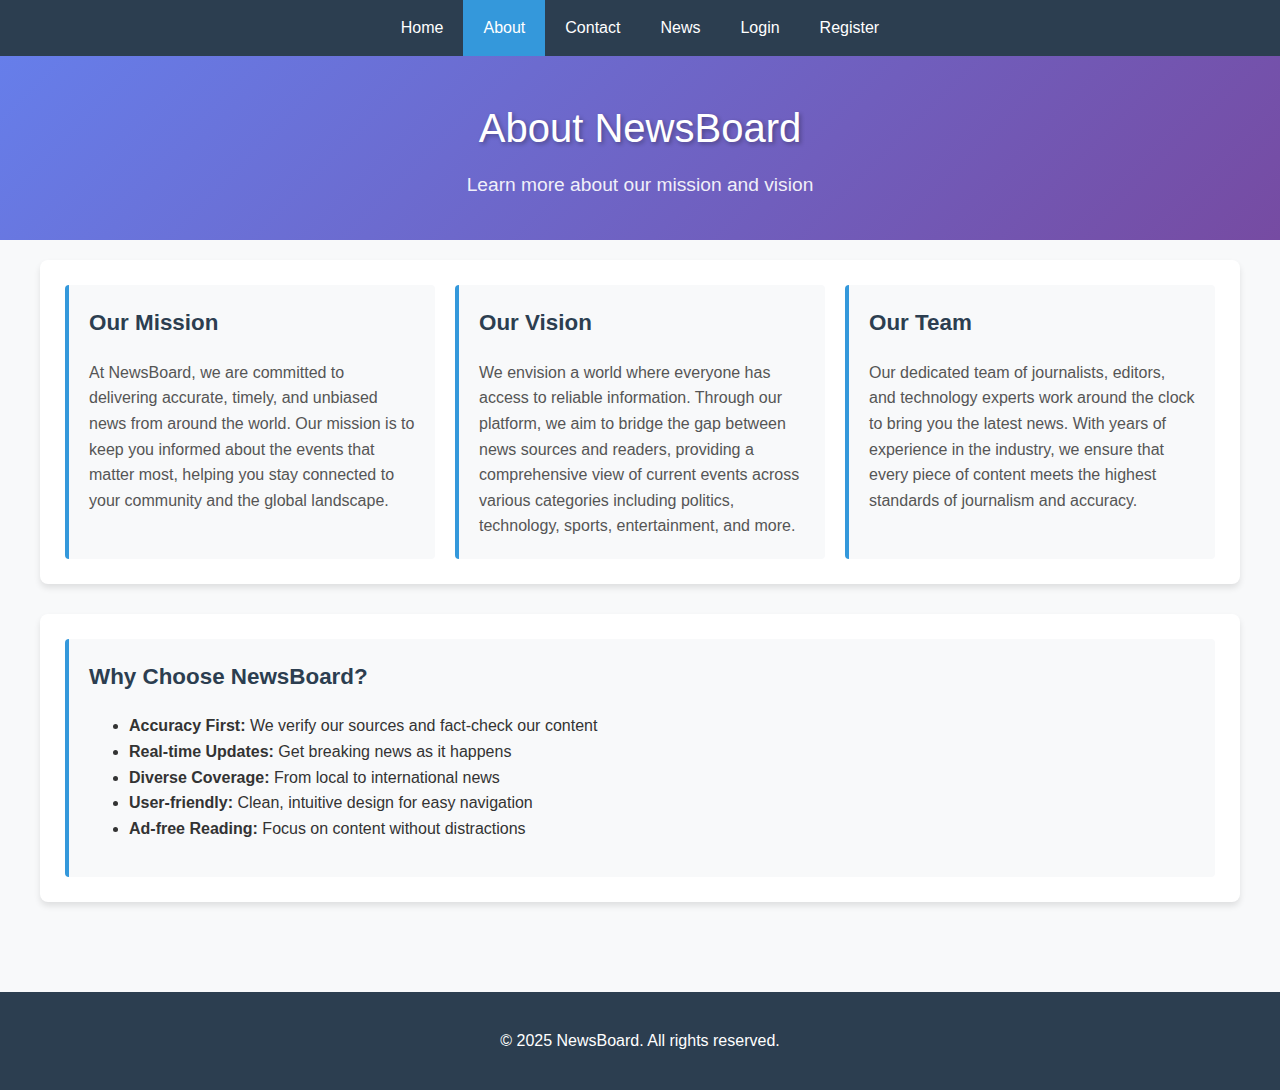
<file: about.html>
<!DOCTYPE html>
<html lang="en">

<head>
    <meta charset="UTF-8">
    <meta name="viewport" content="width=device-width, initial-scale=1.0">
    <title>About - NewsBoard</title>
    <link rel="stylesheet" href="styles.css">
</head>

<body>
    <nav>
        <ul>
            <li><a href="index.html">Home</a></li>
            <li><a href="about.html" class="active">About</a></li>
            <li><a href="contact.html">Contact</a></li>
            <li><a href="news.html">News</a></li>
            <li><a href="login.html">Login</a></li>
            <li><a href="register.html">Register</a></li>
        </ul>
    </nav>
    <header>
        <h1>About NewsBoard</h1>
        <p>Learn more about our mission and vision</p>
    </header>
    <main>
        <section>
            <article>
                <h2>Our Mission</h2>
                <p>At NewsBoard, we are committed to delivering accurate, timely, and unbiased news from around the
                    world. Our mission is to keep you informed about the events that matter most, helping you stay
                    connected to your community and the global landscape.</p>
            </article>
            <article>
                <h2>Our Vision</h2>
                <p>We envision a world where everyone has access to reliable information. Through our platform, we aim
                    to bridge the gap between news sources and readers, providing a comprehensive view of current events
                    across various categories including politics, technology, sports, entertainment, and more.</p>
            </article>
            <article>
                <h2>Our Team</h2>
                <p>Our dedicated team of journalists, editors, and technology experts work around the clock to bring you
                    the latest news. With years of experience in the industry, we ensure that every piece of content
                    meets the highest standards of journalism and accuracy.</p>
            </article>
        </section>

        <section>
            <article>
                <h2>Why Choose NewsBoard?</h2>
                <ul>
                    <li><strong>Accuracy First:</strong> We verify our sources and fact-check our content</li>
                    <li><strong>Real-time Updates:</strong> Get breaking news as it happens</li>
                    <li><strong>Diverse Coverage:</strong> From local to international news</li>
                    <li><strong>User-friendly:</strong> Clean, intuitive design for easy navigation</li>
                    <li><strong>Ad-free Reading:</strong> Focus on content without distractions</li>
                </ul>
            </article>
        </section>
    </main>
    <footer>
        <p>&copy; 2025 NewsBoard. All rights reserved.</p>
    </footer>
</body>

</html>
</file>
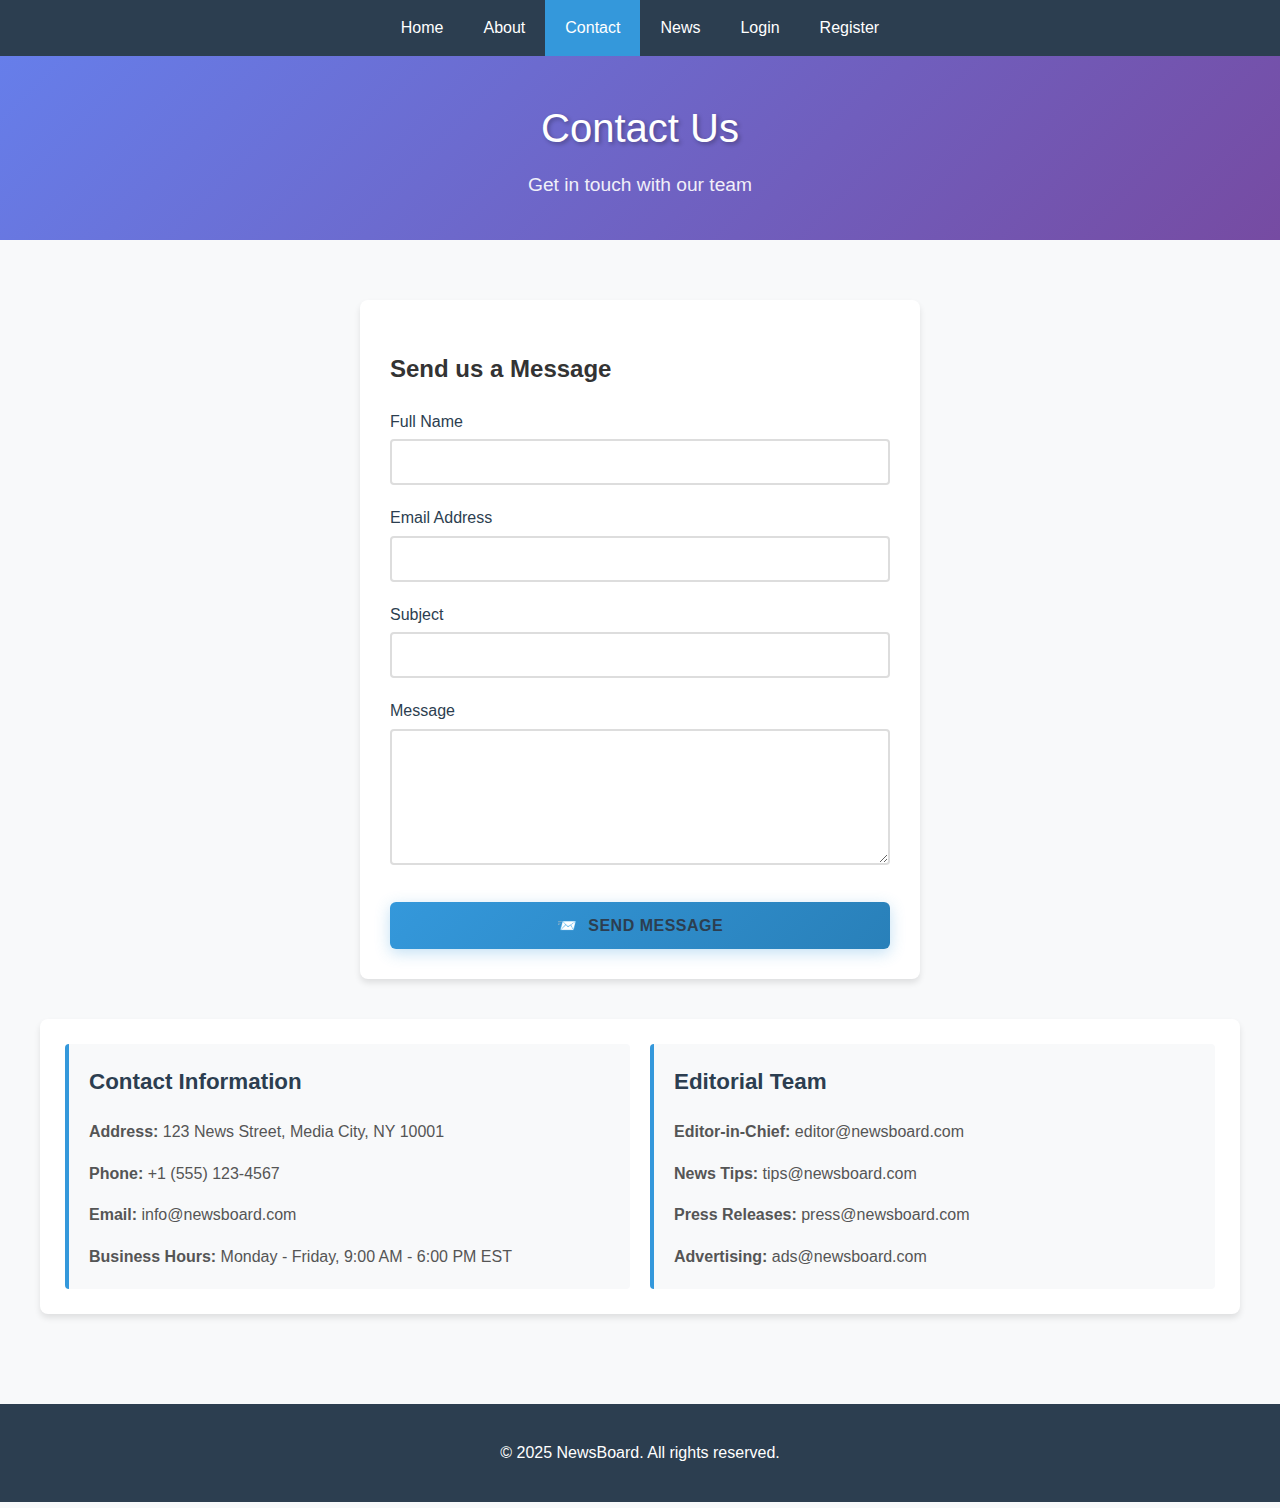
<file: contact.html>
<!DOCTYPE html>
<html lang="en">

<head>
    <meta charset="UTF-8">
    <meta name="viewport" content="width=device-width, initial-scale=1.0">
    <title>Contact - NewsBoard</title>
    <link rel="stylesheet" href="styles.css">
</head>

<body>
    <nav>
        <ul>
            <li><a href="index.html">Home</a></li>
            <li><a href="about.html">About</a></li>
            <li><a href="contact.html" class="active">Contact</a></li>
            <li><a href="news.html">News</a></li>
            <li><a href="login.html">Login</a></li>
            <li><a href="register.html">Register</a></li>
        </ul>
    </nav>
    <header>
        <h1>Contact Us</h1>
        <p>Get in touch with our team</p>
    </header>
    <main>
        <div class="form-container">
            <h2>Send us a Message</h2>
            <form action="#" method="POST">
                <div class="form-group">
                    <label for="name">Full Name</label>
                    <input type="text" id="name" name="name" required>
                </div>
                <div class="form-group">
                    <label for="email">Email Address</label>
                    <input type="email" id="email" name="email" required>
                </div>
                <div class="form-group">
                    <label for="subject">Subject</label>
                    <input type="text" id="subject" name="subject" required>
                </div>
                <div class="form-group">
                    <label for="message">Message</label>
                    <textarea id="message" name="message" rows="6" required></textarea>
                </div>
                <button type="submit" class="btn btn-icon">
                    <span>📨</span> Send Message
                </button>
            </form>
        </div>

        <section>
            <article>
                <h2>Contact Information</h2>
                <p><strong>Address:</strong> 123 News Street, Media City, NY 10001</p>
                <p><strong>Phone:</strong> +1 (555) 123-4567</p>
                <p><strong>Email:</strong> info@newsboard.com</p>
                <p><strong>Business Hours:</strong> Monday - Friday, 9:00 AM - 6:00 PM EST</p>
            </article>
            <article>
                <h2>Editorial Team</h2>
                <p><strong>Editor-in-Chief:</strong> editor@newsboard.com</p>
                <p><strong>News Tips:</strong> tips@newsboard.com</p>
                <p><strong>Press Releases:</strong> press@newsboard.com</p>
                <p><strong>Advertising:</strong> ads@newsboard.com</p>
            </article>
        </section>
    </main>
    <footer>
        <p>&copy; 2025 NewsBoard. All rights reserved.</p>
    </footer>
</body>

</html>
</file>
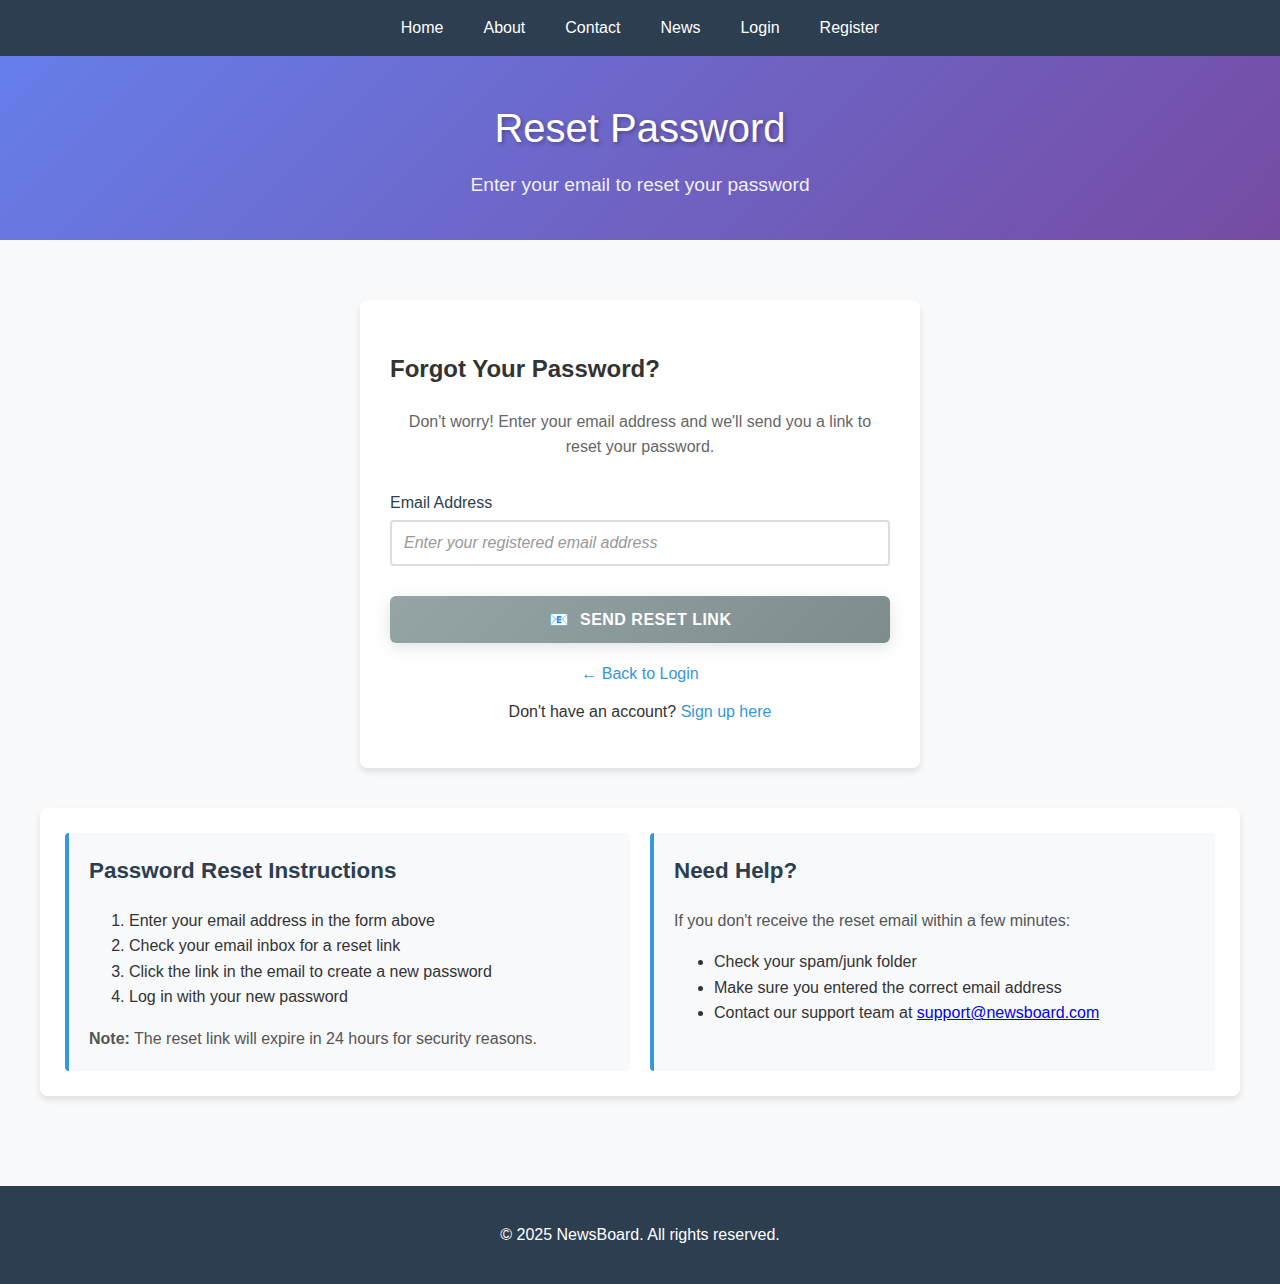
<file: forgot-password.html>
<!DOCTYPE html>
<html lang="en">

<head>
    <meta charset="UTF-8">
    <meta name="viewport" content="width=device-width, initial-scale=1.0">
    <title>Reset Password - NewsBoard</title>
    <link rel="stylesheet" href="styles.css">
</head>

<body>
    <nav>
        <ul>
            <li><a href="index.html">Home</a></li>
            <li><a href="about.html">About</a></li>
            <li><a href="contact.html">Contact</a></li>
            <li><a href="news.html">News</a></li>
            <li><a href="login.html">Login</a></li>
            <li><a href="register.html">Register</a></li>
        </ul>
    </nav>
    <header>
        <h1>Reset Password</h1>
        <p>Enter your email to reset your password</p>
    </header>
    <main>
        <div class="form-container">
            <h2>Forgot Your Password?</h2>
            <p style="text-align: center; color: #666; margin-bottom: 30px;">
                Don't worry! Enter your email address and we'll send you a link to reset your password.
            </p>

            <form action="#" method="POST" id="resetForm">
                <div class="form-group">
                    <label for="email">Email Address</label>
                    <input type="email" id="email" name="email" required
                        placeholder="Enter your registered email address">
                </div>
                <button type="submit" class="btn btn-secondary btn-icon">
                    <span>📧</span> Send Reset Link
                </button>
            </form>

            <div class="form-links">
                <p><a href="login.html">← Back to Login</a></p>
                <p>Don't have an account? <a href="register.html">Sign up here</a></p>
            </div>
        </div>

        <section>
            <article>
                <h2>Password Reset Instructions</h2>
                <ol>
                    <li>Enter your email address in the form above</li>
                    <li>Check your email inbox for a reset link</li>
                    <li>Click the link in the email to create a new password</li>
                    <li>Log in with your new password</li>
                </ol>
                <p><strong>Note:</strong> The reset link will expire in 24 hours for security reasons.</p>
            </article>
            <article>
                <h2>Need Help?</h2>
                <p>If you don't receive the reset email within a few minutes:</p>
                <ul>
                    <li>Check your spam/junk folder</li>
                    <li>Make sure you entered the correct email address</li>
                    <li>Contact our support team at <a href="mailto:support@newsboard.com">support@newsboard.com</a>
                    </li>
                </ul>
            </article>
        </section>
    </main>
    <footer>
        <p>&copy; 2025 NewsBoard. All rights reserved.</p>
    </footer>

    <script>
        document.getElementById('resetForm').addEventListener('submit', function (e) {
            e.preventDefault();
            alert('Password reset link has been sent to your email address!');
        });
    </script>
</body>

</html>
</file>
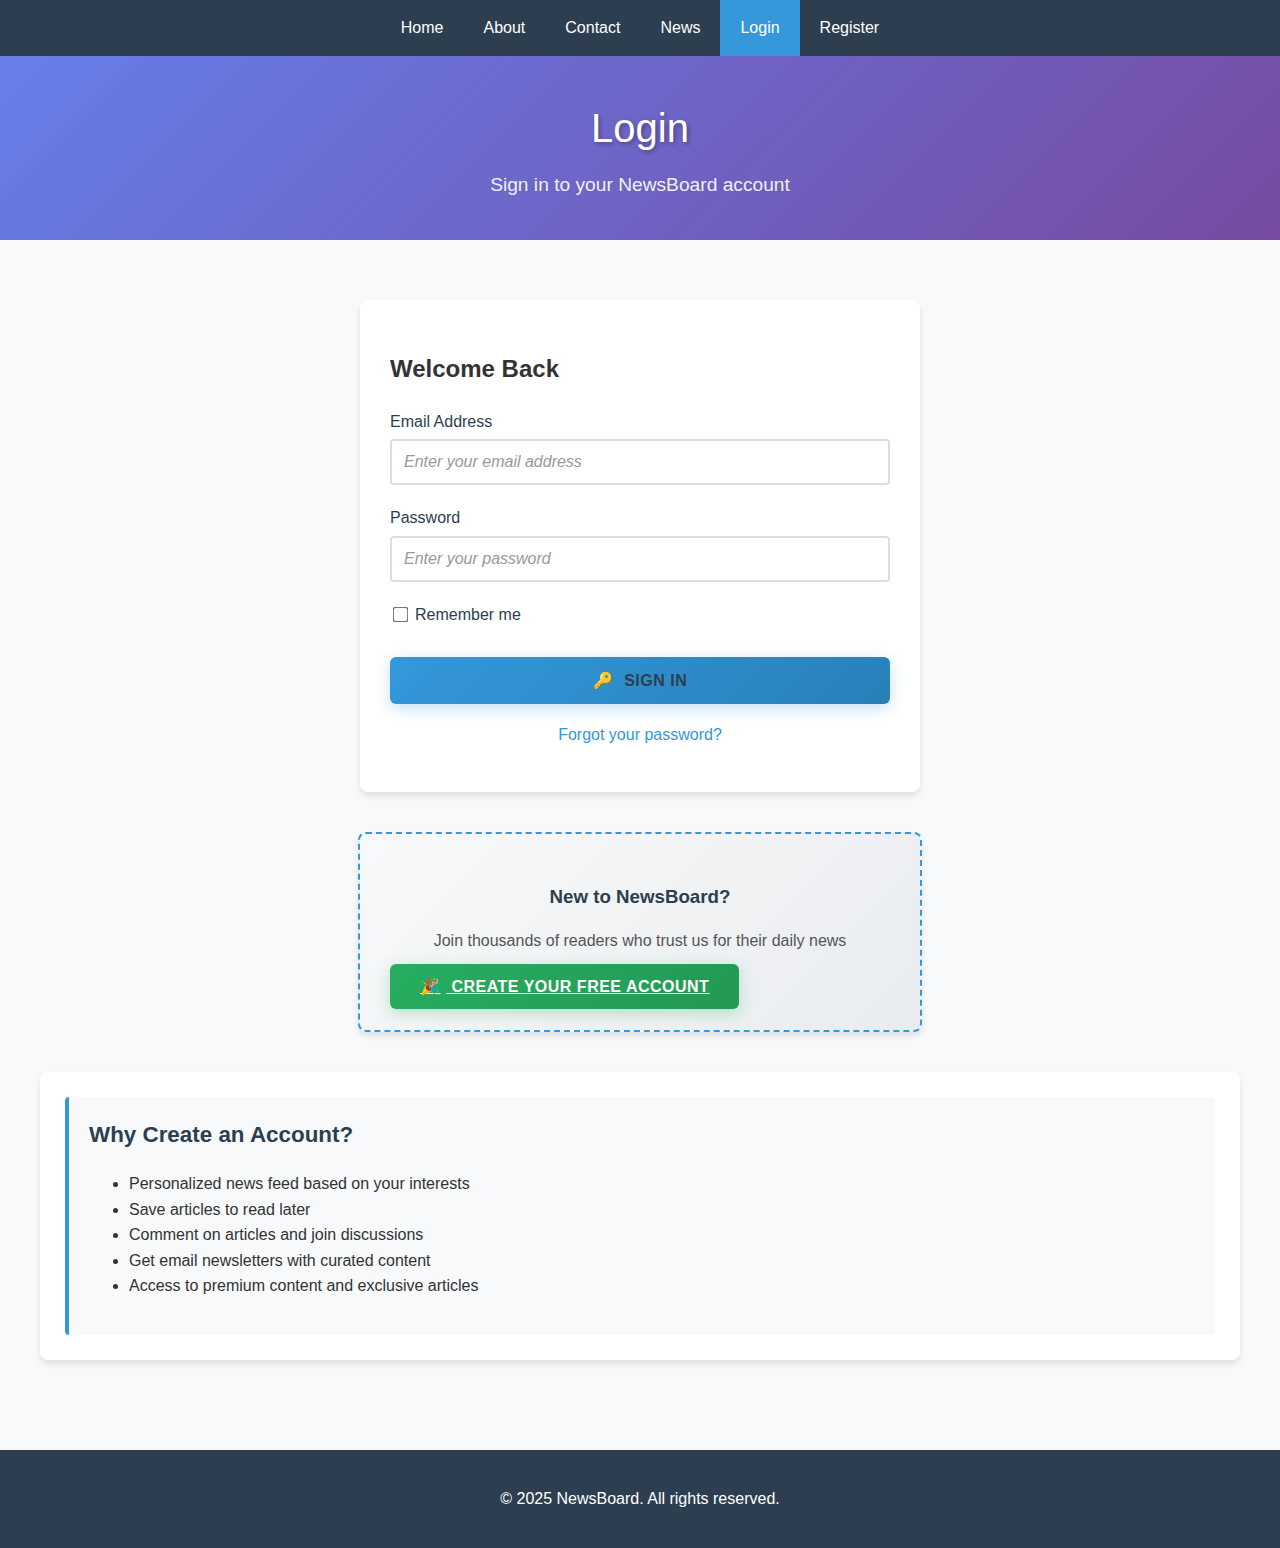
<file: login.html>
<!DOCTYPE html>
<html lang="en">

<head>
    <meta charset="UTF-8">
    <meta name="viewport" content="width=device-width, initial-scale=1.0">
    <title>Login - NewsBoard</title>
    <link rel="stylesheet" href="styles.css">
</head>

<body>
    <nav>
        <ul>
            <li><a href="index.html">Home</a></li>
            <li><a href="about.html">About</a></li>
            <li><a href="contact.html">Contact</a></li>
            <li><a href="news.html">News</a></li>
            <li><a href="login.html" class="active">Login</a></li>
            <li><a href="register.html">Register</a></li>
        </ul>
    </nav>
    <header>
        <h1>Login</h1>
        <p>Sign in to your NewsBoard account</p>
    </header>
    <main>
        <div class="form-container">
            <h2>Welcome Back</h2>
            <form action="#" method="POST">
                <div class="form-group">
                    <label for="email">Email Address</label>
                    <input type="email" id="email" name="email" required placeholder="Enter your email address">
                </div>
                <div class="form-group">
                    <label for="password">Password</label>
                    <input type="password" id="password" name="password" required placeholder="Enter your password">
                </div>
                <div class="form-group">
                    <label>
                        <input type="checkbox" name="remember"> Remember me
                    </label>
                </div>
                <button type="submit" class="btn btn-icon">
                    <span>🔑</span> Sign In
                </button>
            </form>
            <div class="form-links">
                <p><a href="forgot-password.html">Forgot your password?</a></p>
            </div>
        </div>

        <!-- Sign up call-to-action -->
        <div class="form-container"
            style="margin-top: 30px; background: linear-gradient(135deg, #f8f9fa 0%, #e9ecef 100%); border: 2px dashed #3498db;">
            <h3 style="text-align: center; color: #2c3e50; margin-bottom: 15px;">New to NewsBoard?</h3>
            <p style="text-align: center; color: #555; margin-bottom: 20px;">Join thousands of readers who trust us for
                their daily news</p>
            <a href="register.html" class="btn btn-success btn-icon">
                <span>🎉</span> Create Your Free Account
            </a>
        </div>

        <section>
            <article>
                <h2>Why Create an Account?</h2>
                <ul>
                    <li>Personalized news feed based on your interests</li>
                    <li>Save articles to read later</li>
                    <li>Comment on articles and join discussions</li>
                    <li>Get email newsletters with curated content</li>
                    <li>Access to premium content and exclusive articles</li>
                </ul>
            </article>
        </section>
    </main>
    <footer>
        <p>&copy; 2025 NewsBoard. All rights reserved.</p>
    </footer>

    <script>
        // Login form validation
        document.querySelector('form').addEventListener('submit', function (e) {
            const email = document.getElementById('email').value;
            const password = document.getElementById('password').value;

            if (!email || !password) {
                e.preventDefault();
                alert('Please fill in all fields.');
                return false;
            }

            // Basic email validation
            const emailRegex = /^[^\s@]+@[^\s@]+\.[^\s@]+$/;
            if (!emailRegex.test(email)) {
                e.preventDefault();
                alert('Please enter a valid email address.');
                return false;
            }

            // Show success message (for demo purposes)
            e.preventDefault();
            alert('Login successful! Welcome back to NewsBoard!');
        });
    </script>
</body>

</html>
</file>
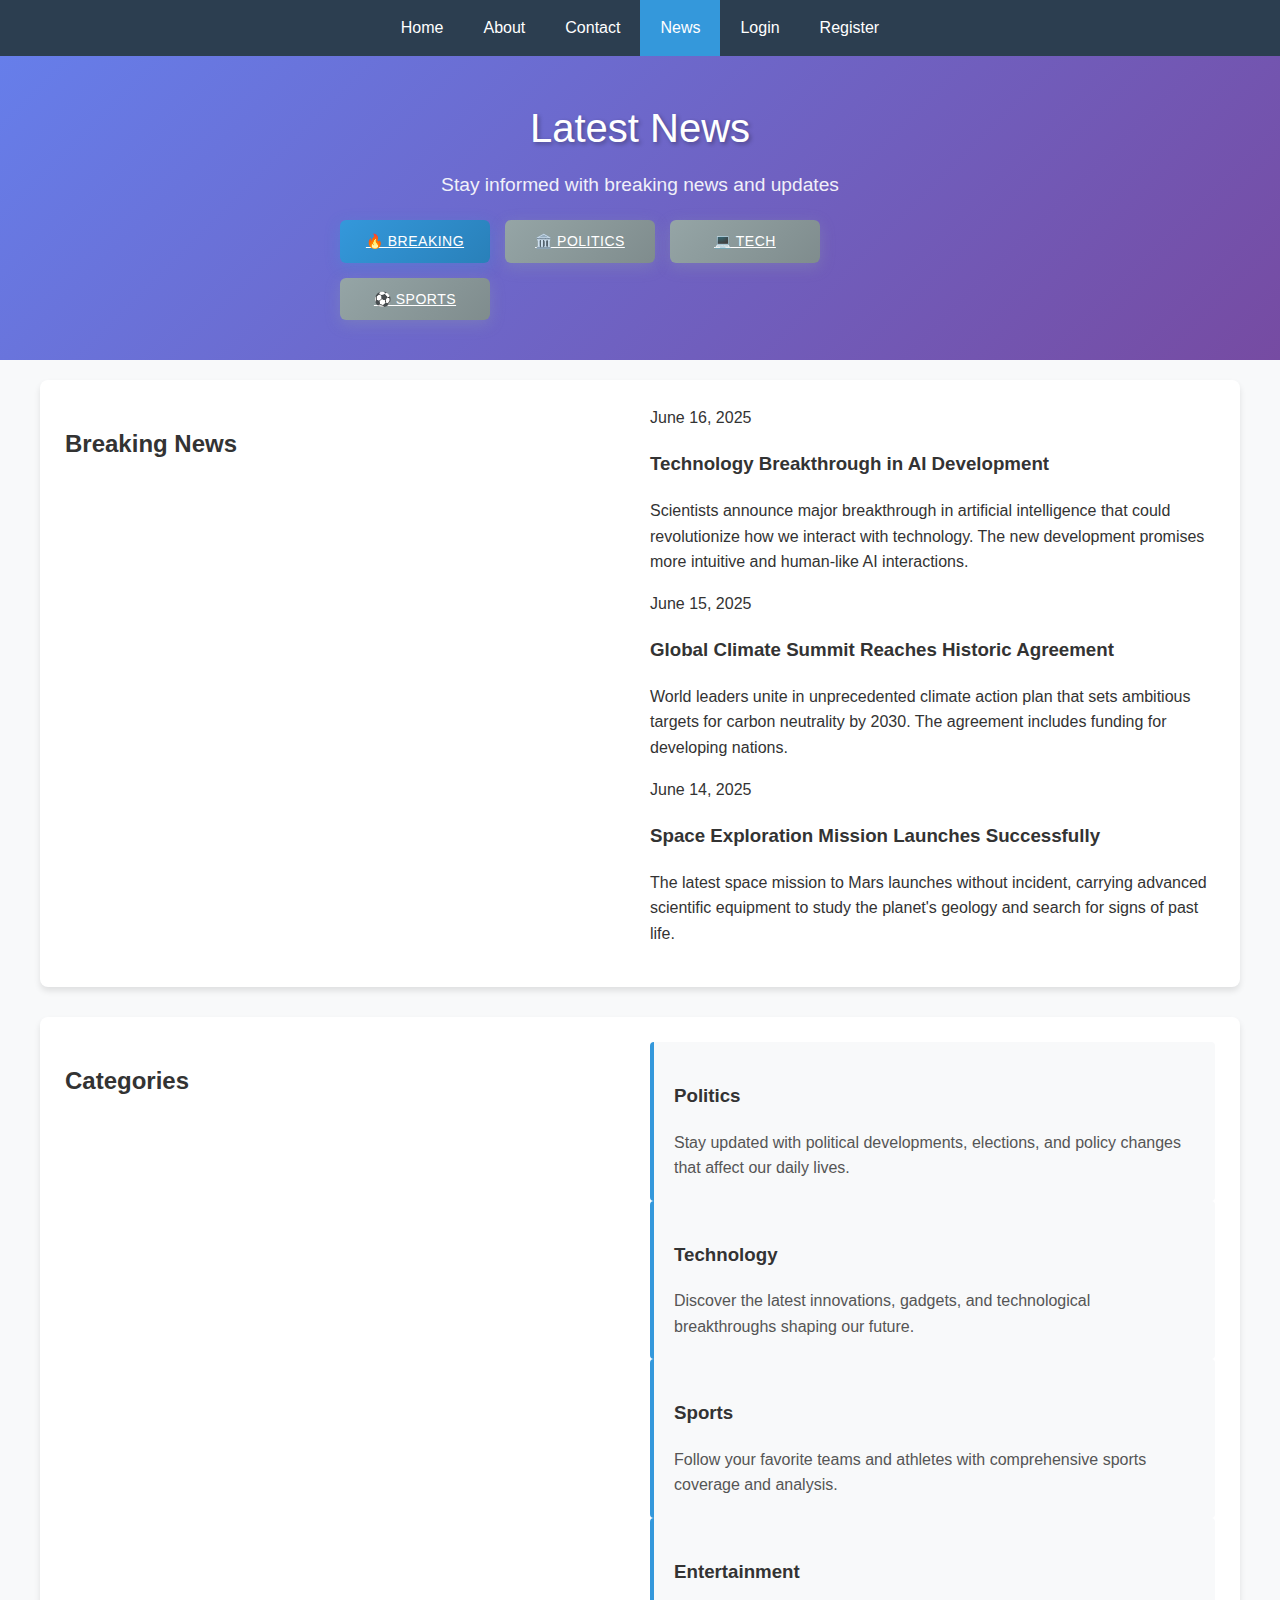
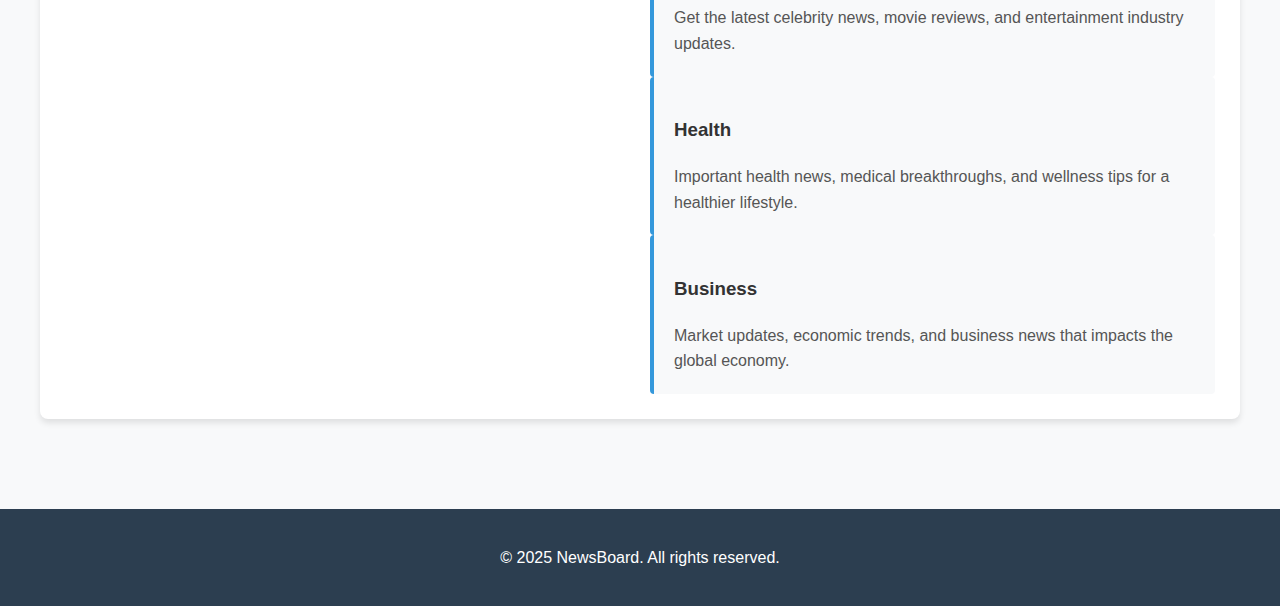
<file: news.html>
<!DOCTYPE html>
<html lang="en">

<head>
    <meta charset="UTF-8">
    <meta name="viewport" content="width=device-width, initial-scale=1.0">
    <title>News - NewsBoard</title>
    <link rel="stylesheet" href="styles.css">
</head>

<body>
    <nav>
        <ul>
            <li><a href="index.html">Home</a></li>
            <li><a href="about.html">About</a></li>
            <li><a href="contact.html">Contact</a></li>
            <li><a href="news.html" class="active">News</a></li>
            <li><a href="login.html">Login</a></li>
            <li><a href="register.html">Register</a></li>
        </ul>
    </nav>
    <header>
        <h1>Latest News</h1>
        <p>Stay informed with breaking news and updates</p>
        <div class="btn-group" style="max-width: 600px; margin: 20px auto 0 auto; flex-wrap: wrap;">
            <a href="#breaking" class="btn btn-sm">🔥 Breaking</a>
            <a href="#politics" class="btn btn-sm btn-secondary">🏛️ Politics</a>
            <a href="#tech" class="btn btn-sm btn-secondary">💻 Tech</a>
            <a href="#sports" class="btn btn-sm btn-secondary">⚽ Sports</a>
        </div>
    </header>
    <main>
        <section>
            <h2>Breaking News</h2>
            <div class="news-grid">
                <div class="news-item">
                    <div class="news-content">
                        <div class="news-date">June 16, 2025</div>
                        <h3>Technology Breakthrough in AI Development</h3>
                        <p>Scientists announce major breakthrough in artificial intelligence that could revolutionize
                            how we interact with technology. The new development promises more intuitive and human-like
                            AI interactions.</p>
                    </div>
                </div>
                <div class="news-item">
                    <div class="news-content">
                        <div class="news-date">June 15, 2025</div>
                        <h3>Global Climate Summit Reaches Historic Agreement</h3>
                        <p>World leaders unite in unprecedented climate action plan that sets ambitious targets for
                            carbon neutrality by 2030. The agreement includes funding for developing nations.</p>
                    </div>
                </div>
                <div class="news-item">
                    <div class="news-content">
                        <div class="news-date">June 14, 2025</div>
                        <h3>Space Exploration Mission Launches Successfully</h3>
                        <p>The latest space mission to Mars launches without incident, carrying advanced scientific
                            equipment to study the planet's geology and search for signs of past life.</p>
                    </div>
                </div>
            </div>
        </section>

        <section>
            <h2>Categories</h2>
            <div class="news-grid">
                <article>
                    <h3>Politics</h3>
                    <p>Stay updated with political developments, elections, and policy changes that affect our daily
                        lives.</p>
                </article>
                <article>
                    <h3>Technology</h3>
                    <p>Discover the latest innovations, gadgets, and technological breakthroughs shaping our future.</p>
                </article>
                <article>
                    <h3>Sports</h3>
                    <p>Follow your favorite teams and athletes with comprehensive sports coverage and analysis.</p>
                </article>
                <article>
                    <h3>Entertainment</h3>
                    <p>Get the latest celebrity news, movie reviews, and entertainment industry updates.</p>
                </article>
                <article>
                    <h3>Health</h3>
                    <p>Important health news, medical breakthroughs, and wellness tips for a healthier lifestyle.</p>
                </article>
                <article>
                    <h3>Business</h3>
                    <p>Market updates, economic trends, and business news that impacts the global economy.</p>
                </article>
            </div>
        </section>
    </main>
    <footer>
        <p>&copy; 2025 NewsBoard. All rights reserved.</p>
    </footer>
</body>

</html>
</file>
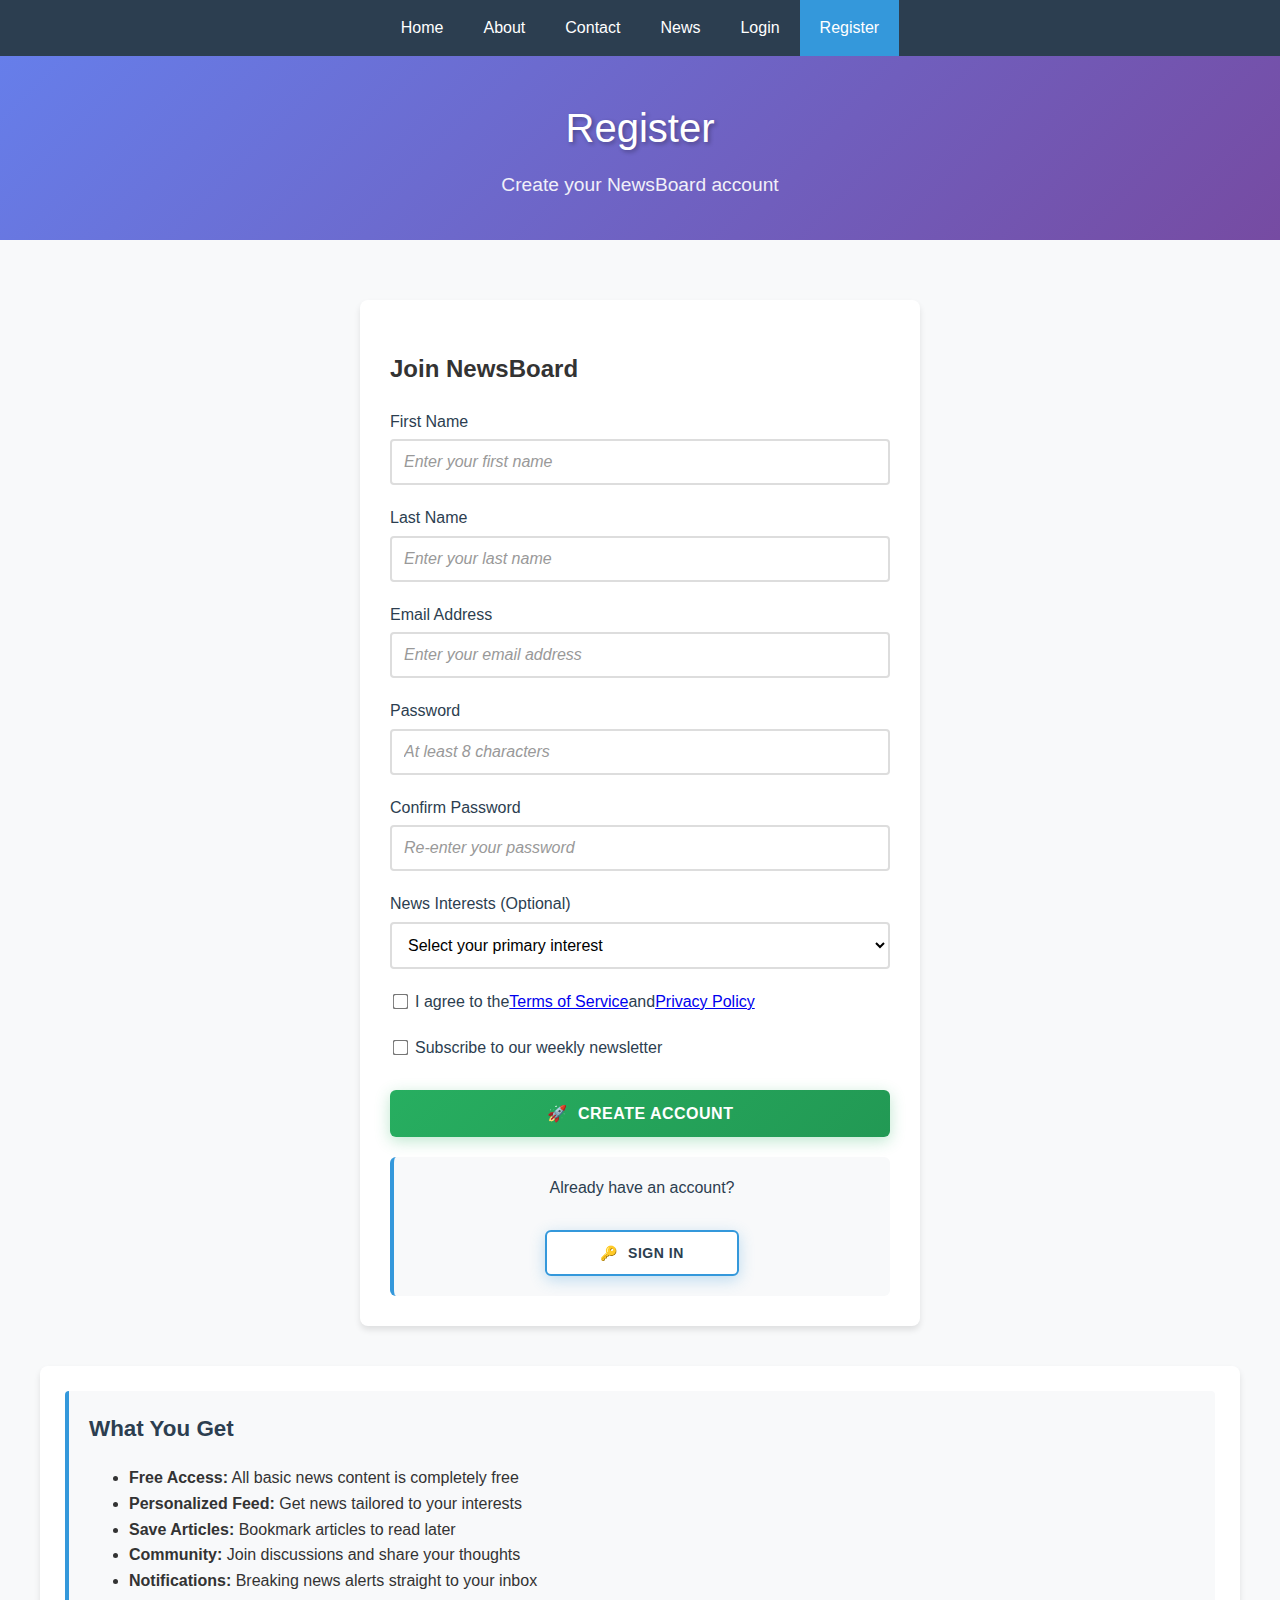
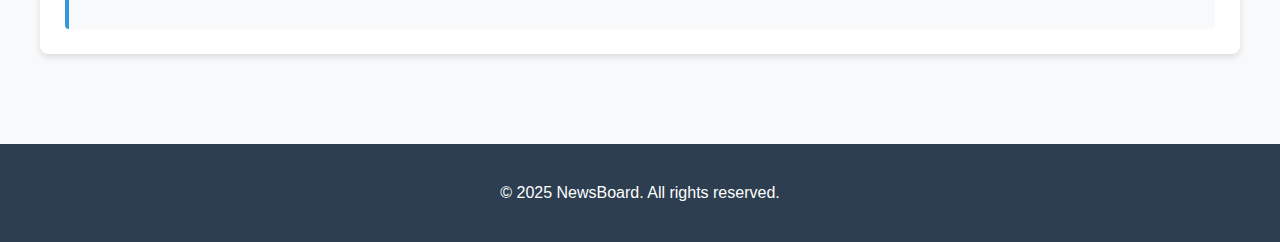
<file: register.html>
<!DOCTYPE html>
<html lang="en">

<head>
    <meta charset="UTF-8">
    <meta name="viewport" content="width=device-width, initial-scale=1.0">
    <title>Register - NewsBoard</title>
    <link rel="stylesheet" href="styles.css">
</head>

<body>
    <nav>
        <ul>
            <li><a href="index.html">Home</a></li>
            <li><a href="about.html">About</a></li>
            <li><a href="contact.html">Contact</a></li>
            <li><a href="news.html">News</a></li>
            <li><a href="login.html">Login</a></li>
            <li><a href="register.html" class="active">Register</a></li>
        </ul>
    </nav>
    <header>
        <h1>Register</h1>
        <p>Create your NewsBoard account</p>
    </header>
    <main>
        <div class="form-container">
            <h2>Join NewsBoard</h2>
            <form action="#" method="POST">
                <div class="form-group">
                    <label for="firstName">First Name</label>
                    <input type="text" id="firstName" name="firstName" required placeholder="Enter your first name">
                </div>
                <div class="form-group">
                    <label for="lastName">Last Name</label>
                    <input type="text" id="lastName" name="lastName" required placeholder="Enter your last name">
                </div>
                <div class="form-group">
                    <label for="email">Email Address</label>
                    <input type="email" id="email" name="email" required placeholder="Enter your email address">
                </div>
                <div class="form-group">
                    <label for="password">Password</label>
                    <input type="password" id="password" name="password" required placeholder="At least 8 characters"
                        minlength="8">
                    <div id="passwordStrength" class="password-strength"></div>
                </div>
                <div class="form-group">
                    <label for="confirmPassword">Confirm Password</label>
                    <input type="password" id="confirmPassword" name="confirmPassword" required
                        placeholder="Re-enter your password">
                    <div id="passwordMatch" style="font-size: 12px; margin-top: 5px;"></div>
                </div>
                <div class="form-group">
                    <label for="interests">News Interests (Optional)</label>
                    <select id="interests" name="interests">
                        <option value="">Select your primary interest</option>
                        <option value="politics">Politics</option>
                        <option value="technology">Technology</option>
                        <option value="sports">Sports</option>
                        <option value="entertainment">Entertainment</option>
                        <option value="health">Health</option>
                        <option value="business">Business</option>
                        <option value="science">Science</option>
                        <option value="world">World News</option>
                    </select>
                </div>
                <div class="form-group">
                    <label>
                        <input type="checkbox" name="terms" required> I agree to the <a href="#" target="_blank">Terms
                            of Service</a> and <a href="#" target="_blank">Privacy Policy</a>
                    </label>
                </div>
                <div class="form-group">
                    <label>
                        <input type="checkbox" name="newsletter"> Subscribe to our weekly newsletter
                    </label>
                </div>
                <button type="submit" class="btn btn-success btn-icon">
                    <span>🚀</span> Create Account
                </button>
            </form>
            <div class="form-links">
                <div
                    style="text-align: center; padding: 20px; background: #f8f9fa; border-radius: 6px; border-left: 4px solid #3498db;">
                    <p style="margin: 0 0 15px 0; font-weight: 500; color: #2c3e50;">Already have an account?</p>
                    <a href="login.html" class="btn btn-sm btn-icon btn-signin"
                        style="margin-top: 0; width: auto; min-width: 150px;">
                        <span>🔑</span> Sign In
                    </a>
                </div>
            </div>
        </div>

        <section>
            <article>
                <h2>What You Get</h2>
                <ul>
                    <li><strong>Free Access:</strong> All basic news content is completely free</li>
                    <li><strong>Personalized Feed:</strong> Get news tailored to your interests</li>
                    <li><strong>Save Articles:</strong> Bookmark articles to read later</li>
                    <li><strong>Community:</strong> Join discussions and share your thoughts</li>
                    <li><strong>Notifications:</strong> Breaking news alerts straight to your inbox</li>
                </ul>
            </article>
        </section>
    </main>
    <footer>
        <p>&copy; 2025 NewsBoard. All rights reserved.</p>
    </footer>

    <script>
        // Password strength checker
        function checkPasswordStrength(password) {
            const strengthIndicator = document.getElementById('passwordStrength');
            let strength = 0;
            let message = '';

            if (password.length >= 8) strength++;
            if (/[a-z]/.test(password)) strength++;
            if (/[A-Z]/.test(password)) strength++;
            if (/[0-9]/.test(password)) strength++;
            if (/[^A-Za-z0-9]/.test(password)) strength++;

            switch (strength) {
                case 0:
                case 1:
                case 2:
                    strengthIndicator.className = 'password-strength weak';
                    message = 'Weak password';
                    break;
                case 3:
                case 4:
                    strengthIndicator.className = 'password-strength medium';
                    message = 'Medium strength password';
                    break;
                case 5:
                    strengthIndicator.className = 'password-strength strong';
                    message = 'Strong password';
                    break;
            }

            strengthIndicator.textContent = password.length > 0 ? message : '';
        }

        // Password confirmation checker
        function checkPasswordMatch() {
            const password = document.getElementById('password').value;
            const confirmPassword = document.getElementById('confirmPassword').value;
            const matchIndicator = document.getElementById('passwordMatch');

            if (confirmPassword.length > 0) {
                if (password === confirmPassword) {
                    matchIndicator.style.color = '#27ae60';
                    matchIndicator.textContent = '✓ Passwords match';
                } else {
                    matchIndicator.style.color = '#e74c3c';
                    matchIndicator.textContent = '✗ Passwords do not match';
                }
            } else {
                matchIndicator.textContent = '';
            }
        }

        // Event listeners
        document.getElementById('password').addEventListener('input', function () {
            checkPasswordStrength(this.value);
            checkPasswordMatch();
        });

        document.getElementById('confirmPassword').addEventListener('input', checkPasswordMatch);

        // Form submission validation
        document.querySelector('form').addEventListener('submit', function (e) {
            const password = document.getElementById('password').value;
            const confirmPassword = document.getElementById('confirmPassword').value;

            if (password !== confirmPassword) {
                e.preventDefault();
                alert('Passwords do not match. Please check and try again.');
                return false;
            }

            if (password.length < 8) {
                e.preventDefault();
                alert('Password must be at least 8 characters long.');
                return false;
            }

            // Show success message (for demo purposes)
            e.preventDefault();
            alert('Registration successful! Welcome to NewsBoard!');
        });
    </script>
</body>

</html>
</file>
<file: styles.css>
body,
html {
  margin: 0;
  padding: 0;
}

body {
  font-family: "Segoe UI", Tahoma, Geneva, Verdana, sans-serif;
  background-color: #f8f9fa;
  color: #333;
  line-height: 1.6;
}

/* Navigation Styles */
nav {
  background-color: #2c3e50;
  padding: 0;
  box-shadow: 0 2px 4px rgba(0, 0, 0, 0.1);
}

nav ul {
  list-style: none;
  margin: 0;
  padding: 0;
  display: flex;
  justify-content: center;
  flex-wrap: wrap;
}

nav li {
  margin: 0;
}

nav a {
  display: block;
  color: white;
  text-decoration: none;
  padding: 15px 20px;
  transition: background-color 0.3s ease;
  font-weight: 500;
}

nav a:hover {
  background-color: #34495e;
}

nav a.active {
  background-color: #3498db;
}

header {
  background: linear-gradient(135deg, #667eea 0%, #764ba2 100%);
  color: white;
  padding: 40px 0;
  text-align: center;
}

h1 {
  margin: 0;
  font-size: 2.5rem;
  font-weight: 300;
  text-shadow: 2px 2px 4px rgba(0, 0, 0, 0.3);
}

header p {
  margin: 10px 0 0 0;
  font-size: 1.2rem;
  opacity: 0.9;
}

main {
  padding: 20px;
  max-width: 1200px;
  margin: 0 auto;
}

section {
  margin-bottom: 30px;
  background-color: white;
  padding: 25px;
  border-radius: 8px;
  box-shadow: 0 4px 6px rgba(0, 0, 0, 0.1);
  display: grid;
  grid-template-columns: repeat(auto-fit, minmax(300px, 1fr));
  gap: 20px;
}

article {
  padding: 20px;
  border-left: 4px solid #3498db;
  background-color: #f8f9fa;
  border-radius: 4px;
}

article h2 {
  color: #2c3e50;
  margin-top: 0;
  font-size: 1.4rem;
}

article p {
  color: #555;
  margin-bottom: 0;
}

footer {
  text-align: center;
  padding: 20px 0;
  background-color: #2c3e50;
  color: white;
  margin-top: 40px;
}

/* Form Styles */
.form-container {
  max-width: 500px;
  margin: 40px auto;
  background: white;
  padding: 30px;
  border-radius: 8px;
  box-shadow: 0 4px 6px rgba(0, 0, 0, 0.1);
}

.form-group {
  margin-bottom: 20px;
}

.form-group label {
  display: block;
  margin-bottom: 5px;
  font-weight: 500;
  color: #2c3e50;
}

.form-group input,
.form-group textarea {
  width: 100%;
  padding: 12px;
  border: 2px solid #ddd;
  border-radius: 4px;
  font-size: 16px;
  transition: border-color 0.3s ease;
  box-sizing: border-box;
}

.form-group input:focus,
.form-group textarea:focus {
  outline: none;
  border-color: #3498db;
}

/* Select dropdown styling */
.form-group select {
  width: 100%;
  padding: 12px;
  border: 2px solid #ddd;
  border-radius: 4px;
  font-size: 16px;
  transition: border-color 0.3s ease;
  box-sizing: border-box;
  background-color: white;
  cursor: pointer;
}

.form-group select:focus {
  outline: none;
  border-color: #3498db;
}

/* Checkbox styling */
.form-group input[type="checkbox"] {
  width: auto;
  margin-right: 8px;
  transform: scale(1.2);
  cursor: pointer;
}

.form-group label:has(input[type="checkbox"]) {
  display: flex;
  align-items: center;
  cursor: pointer;
  font-weight: normal;
}

/* Form links styling */
.form-links {
  text-align: center;
  margin-top: 20px;
}

.form-links p {
  margin: 10px 0 15px 0; /* Add bottom margin for proper spacing */
  line-height: 1.4; /* Improve line height */
}

.form-links a {
  color: #3498db;
  text-decoration: none;
  font-weight: 500;
  transition: color 0.3s ease;
}

/* Prevent overlapping in form links container */
.form-links div {
  padding: 20px;
  display: flex;
  flex-direction: column;
  gap: 15px; /* Add gap between elements */
  align-items: center;
}

.form-links div p {
  margin: 0; /* Reset margin for paragraphs inside form-links div */
}

.form-links div .btn {
  margin-top: 0; /* Remove top margin to rely on gap */
}

/* CRITICAL FIX: Sign In Button Text Visibility */
.form-links .btn,
.form-links a.btn {
  background: #ffffff !important; /* White background */
  color: #2c3e50 !important; /* Dark text */
  border: 2px solid #3498db !important; /* Blue border */
  font-weight: 700 !important; /* Extra bold text */
  text-shadow: none !important; /* No text shadow */
}

.form-links .btn:hover,
.form-links a.btn:hover {
  background: #f8f9fa !important; /* Light gray background on hover */
  color: #1a252f !important; /* Even darker text on hover */
  border-color: #2980b9 !important; /* Darker blue border */
  transform: translateY(-1px);
}

/* Additional override for any button inside form-links */
.form-links button,
.form-links a[class*="btn"] {
  background: #ffffff !important;
  color: #2c3e50 !important;
  border: 2px solid #3498db !important;
  font-weight: 700 !important;
}

/* Force dark text on sign in buttons specifically */
a[href*="login.html"].btn,
button[type="submit"]:not(.btn-success):not(.btn-secondary) {
  color: #2c3e50 !important;
}

/* Emoji icon visibility fix */
.form-links .btn span,
.form-links a.btn span {
  opacity: 1 !important;
  color: inherit !important;
}

/* Input placeholder styling */
.form-group input::placeholder {
  color: #999;
  font-style: italic;
}

/* Password strength indicator */
.password-strength {
  margin-top: 5px;
  font-size: 12px;
  color: #666;
}

.password-strength.weak {
  color: #e74c3c;
}

.password-strength.medium {
  color: #f39c12;
}

.password-strength.strong {
  color: #27ae60;
}

/* Button Styles */
.btn {
  background: linear-gradient(135deg, #3498db 0%, #2980b9 100%);
  color: white;
  padding: 14px 30px;
  border: none;
  border-radius: 6px;
  cursor: pointer;
  font-size: 16px;
  font-weight: 600;
  text-transform: uppercase;
  letter-spacing: 0.5px;
  transition: all 0.3s ease;
  box-shadow: 0 4px 15px rgba(52, 152, 219, 0.3);
  width: 100%;
  margin-top: 10px;
}

.btn:hover {
  background: linear-gradient(135deg, #2980b9 0%, #1f5f99 100%);
  transform: translateY(-2px);
  box-shadow: 0 6px 20px rgba(52, 152, 219, 0.4);
}

.btn:active {
  transform: translateY(0);
  box-shadow: 0 2px 10px rgba(52, 152, 219, 0.3);
}

.btn:focus {
  outline: none;
  box-shadow: 0 0 0 3px rgba(52, 152, 219, 0.2);
}

/* Secondary button style */
.btn-secondary {
  background: linear-gradient(135deg, #95a5a6 0%, #7f8c8d 100%);
  box-shadow: 0 4px 15px rgba(149, 165, 166, 0.3);
}

.btn-secondary:hover {
  background: linear-gradient(135deg, #7f8c8d 0%, #6c7b7d 100%);
  box-shadow: 0 6px 20px rgba(149, 165, 166, 0.4);
}

/* Success button style */
.btn-success {
  background: linear-gradient(135deg, #27ae60 0%, #229954 100%);
  box-shadow: 0 4px 15px rgba(39, 174, 96, 0.3);
}

.btn-success:hover {
  background: linear-gradient(135deg, #229954 0%, #1e8449 100%);
  box-shadow: 0 6px 20px rgba(39, 174, 96, 0.4);
}

/* Button group styling */
.btn-group {
  display: flex;
  gap: 15px;
  margin-top: 20px;
  flex-wrap: wrap; /* Allow wrapping on small screens */
}

.btn-group .btn {
  flex: 1;
  margin-top: 0;
  min-width: 120px; /* Ensure buttons have minimum width */
  width: auto !important; /* Override default width: 100% */
}

.btn-group .btn-sm {
  flex: 0 1 auto; /* Don't stretch small buttons */
  padding: 10px 15px;
}

/* Small button variant */
.btn-sm {
  padding: 10px 20px;
  font-size: 14px;
  font-weight: 500;
  width: auto !important; /* Override default width: 100% for small buttons */
  min-width: 120px; /* Ensure minimum width for text visibility */
  white-space: nowrap; /* Prevent text wrapping */
}

/* Ensure button text is always visible */
.btn,
.btn-sm,
.btn-success,
.btn-secondary {
  overflow: visible;
  text-overflow: clip;
  word-break: keep-all;
}

/* Specific text contrast improvements */
.btn-sm {
  text-shadow: none; /* Remove any text shadow that might interfere */
}

.form-links .btn-sm {
  font-weight: 600 !important; /* Make text bolder for better readability */
  text-decoration: none;
}

/* Fix for icon buttons */
.btn-icon span {
  flex-shrink: 0; /* Prevent emoji from shrinking */
  margin-right: 6px;
}

/* Responsive Design */
@media (max-width: 768px) {
  nav ul {
    flex-direction: column;
  }

  h1 {
    font-size: 2rem;
  }

  section {
    grid-template-columns: 1fr;
    margin: 0 10px 20px 10px;
    padding: 20px;
  }

  main {
    padding: 10px;
  }

  /* Mobile button adjustments */
  .btn-group {
    flex-direction: column;
    gap: 10px;
  }

  .btn-group .btn {
    width: 100% !important;
    min-width: auto;
  }

  .btn {
    padding: 12px 20px;
    font-size: 14px;
  }

  .btn-sm {
    padding: 8px 15px;
    font-size: 12px;
  }
}
</file>
